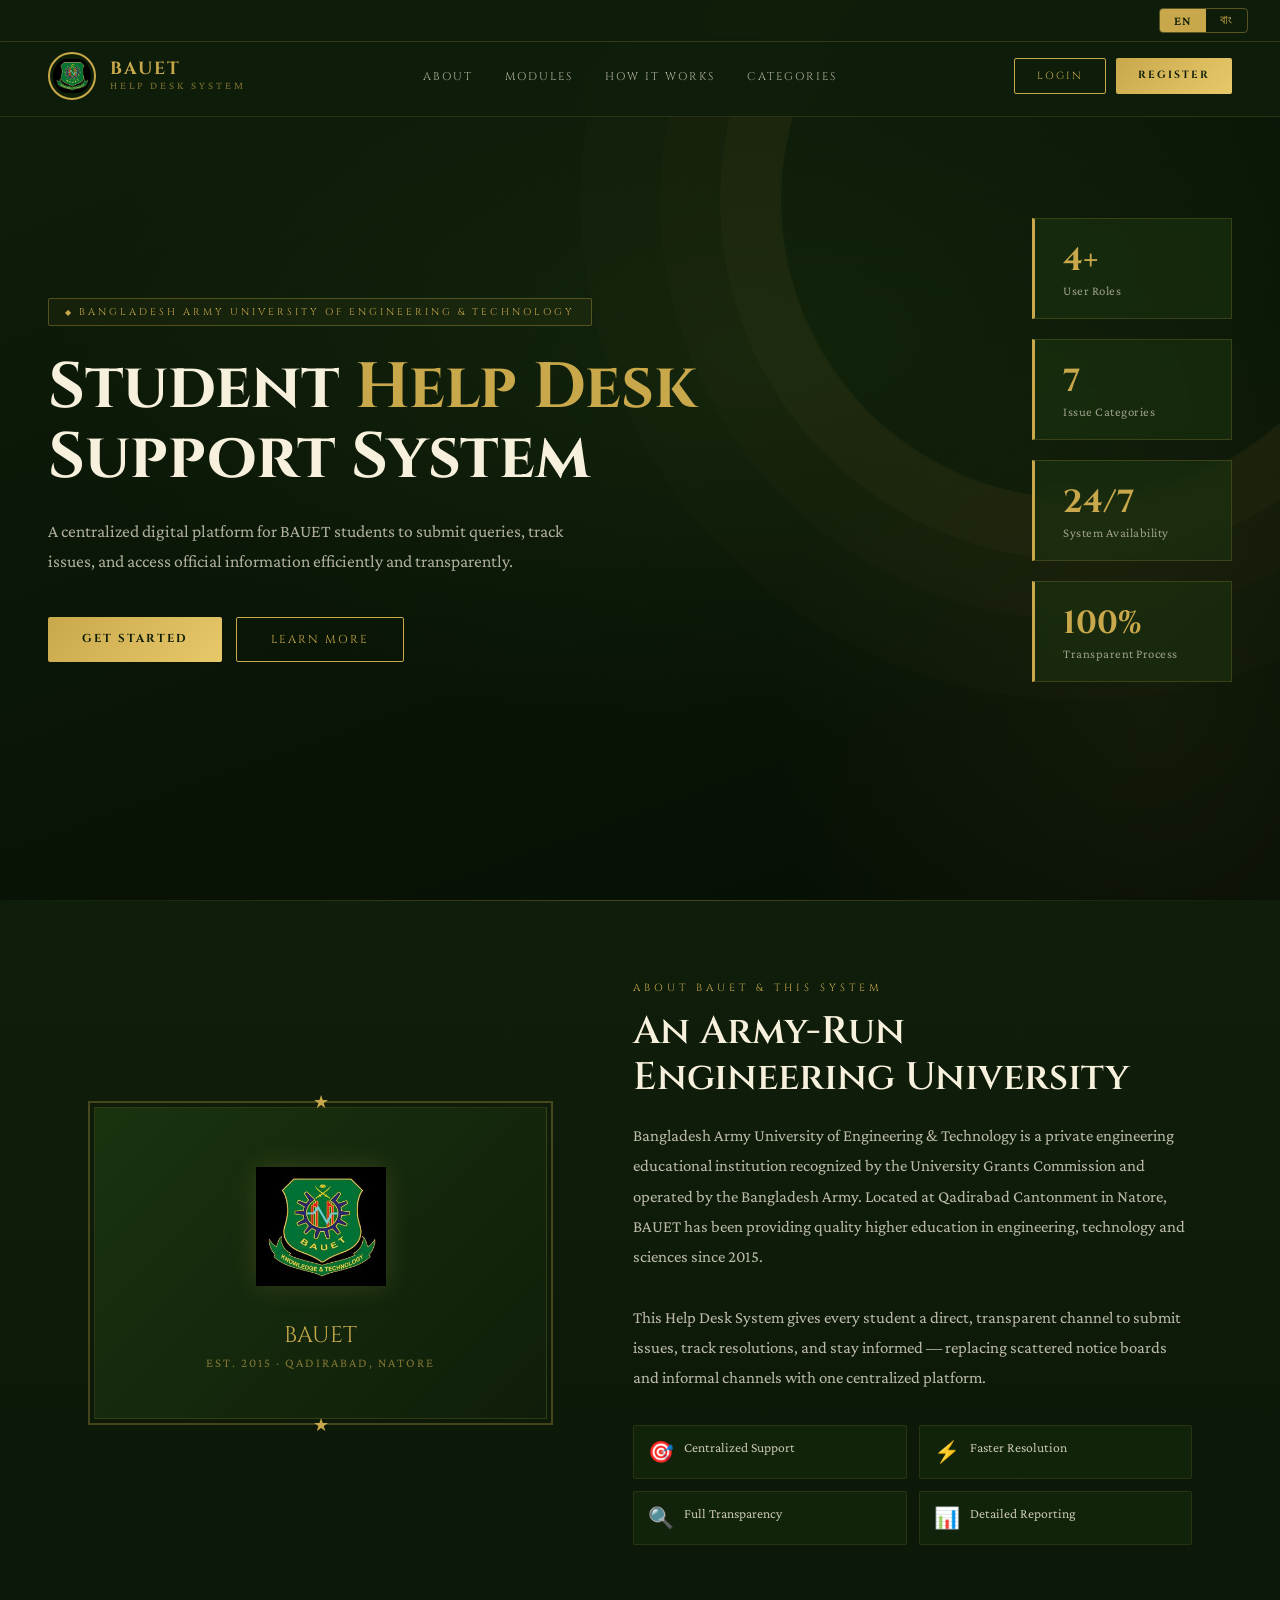
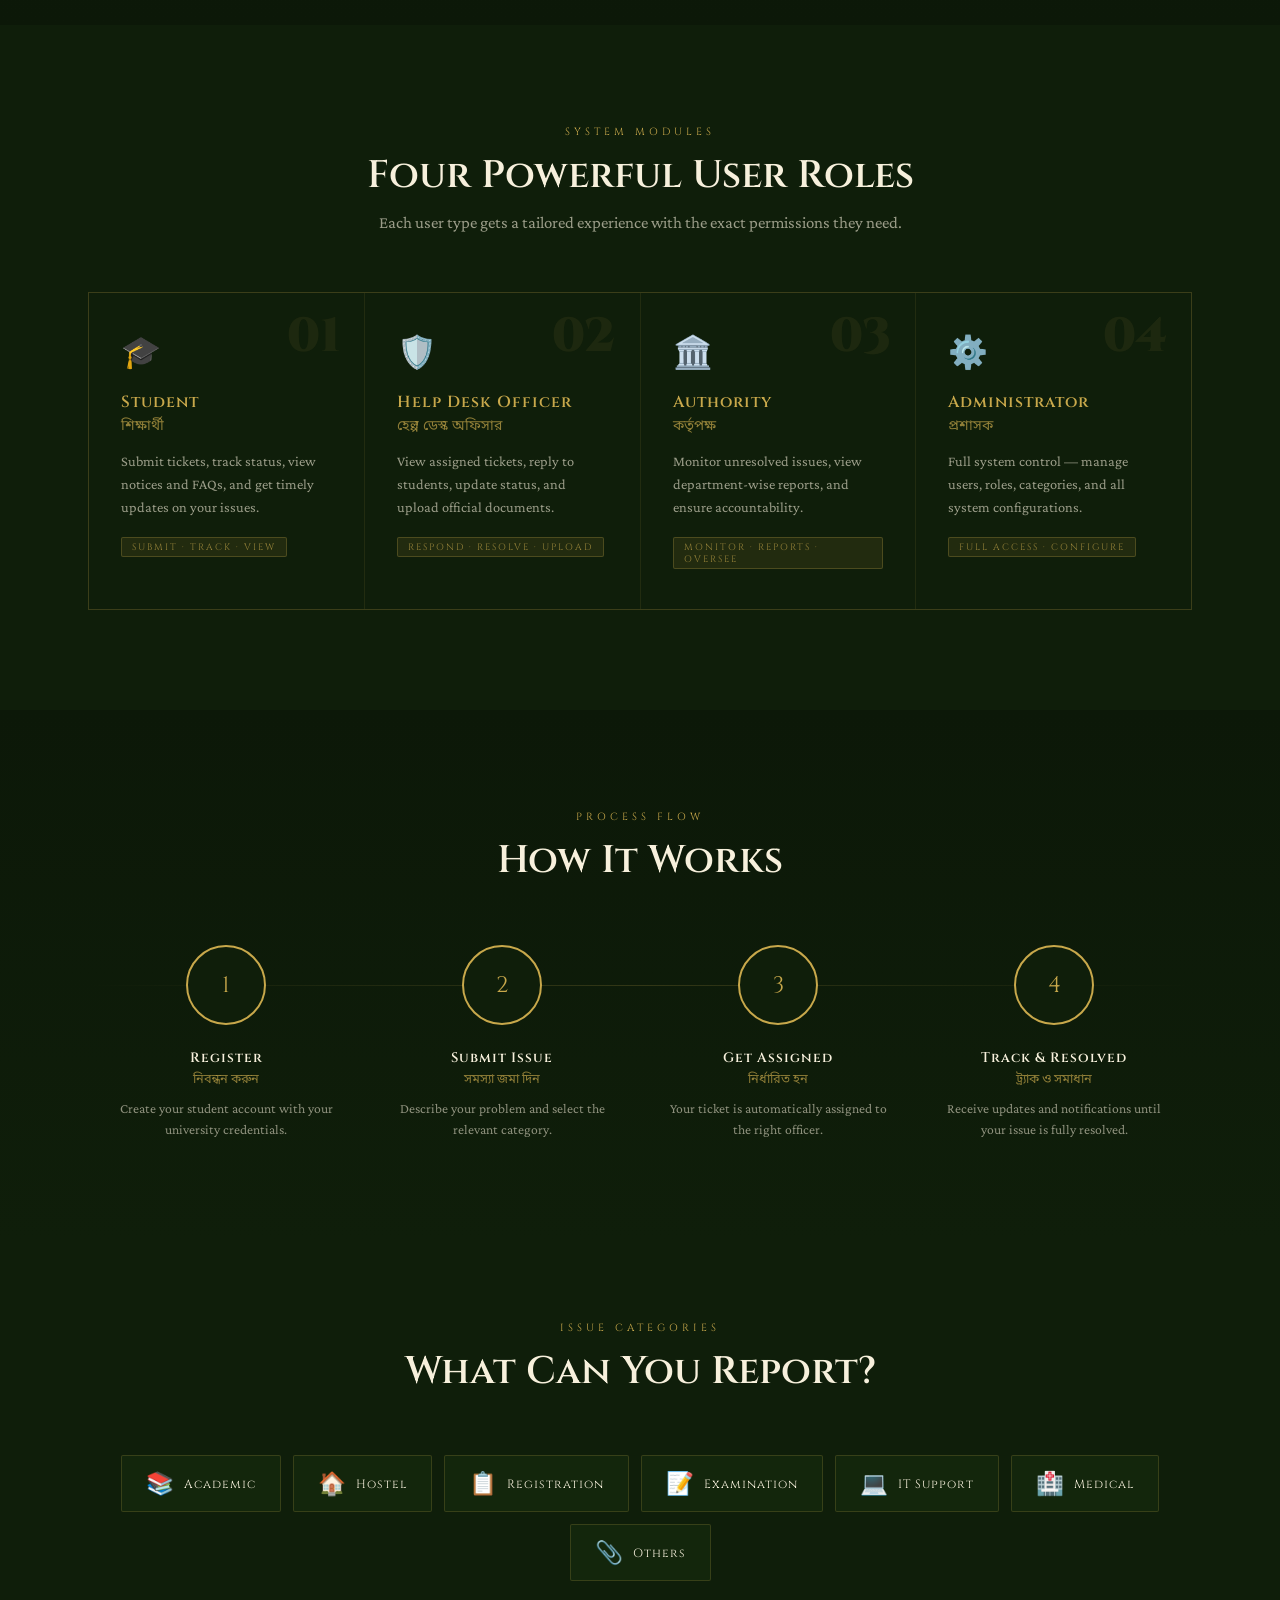
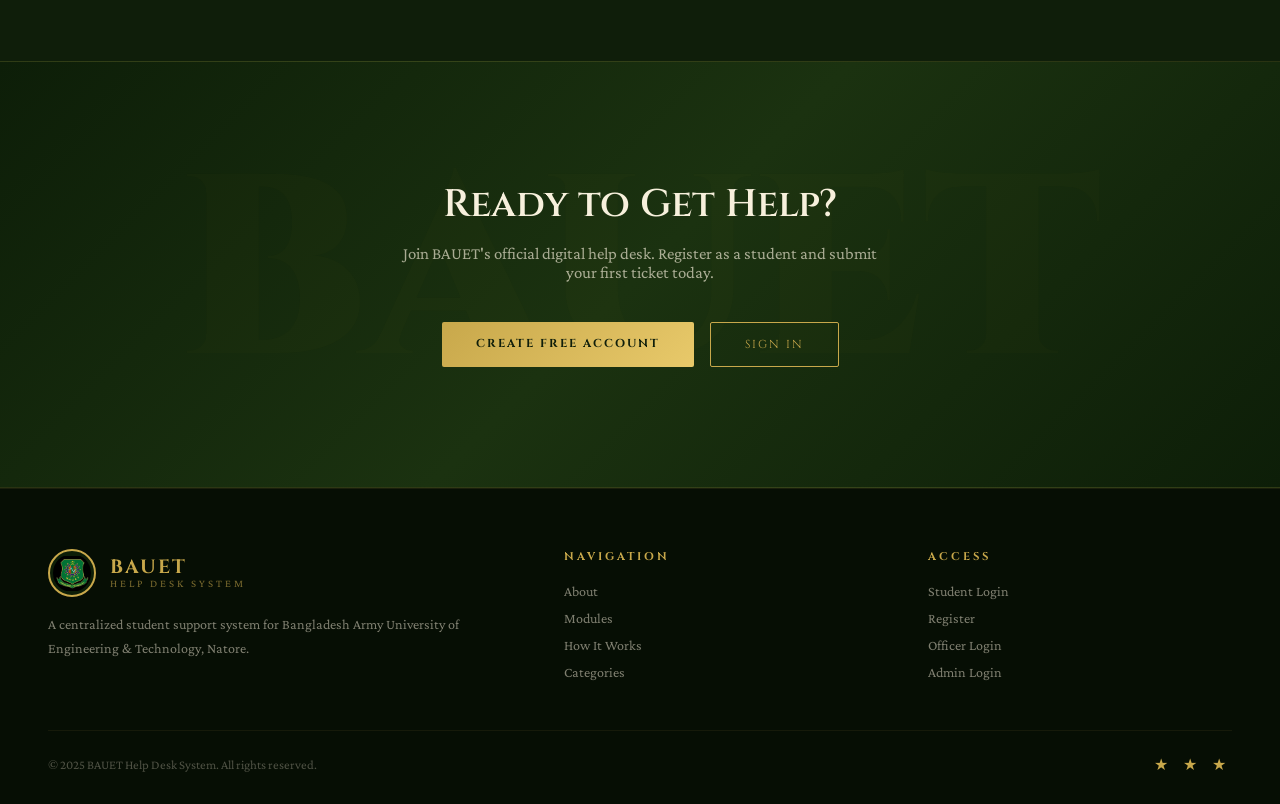
<file: index.html>
<!DOCTYPE html>
<html lang="en">
<head>
  <meta charset="UTF-8" />
  <meta name="viewport" content="width=device-width, initial-scale=1.0"/>
  <title>BAUET Help Desk | Bangladesh Army University</title>
  <link rel="icon" type="image/png" href="assets/images/bauet-logo.png"/>
  <link rel="preconnect" href="https://fonts.googleapis.com">
  <link href="https://fonts.googleapis.com/css2?family=Cinzel:wght@400;600;700;900&family=Crimson+Pro:ital,wght@0,300;0,400;0,600;1,300&family=Noto+Sans+Bengali:wght@300;400;600;700&display=swap" rel="stylesheet">
  <link rel="stylesheet" href="css/style.css"/>
</head>
<body class="lang-en">

  <div class="lang-bar">
    <div class="lang-toggle">
      <button class="lang-btn active" id="btn-en" onclick="setLang('en')">EN</button>
      <button class="lang-btn" id="btn-bn" onclick="setLang('bn')">বাং</button>
    </div>
  </div>

  <nav id="navbar">
    <div class="nav-logo">
      <div class="logo-emblem">
        <img src="assets/images/bauet-logo.png" alt="BAUET Logo"/>
      </div>
      <div class="logo-text">
        <div class="main">BAUET</div>
        <div class="sub en-inline">Help Desk System</div>
        <div class="sub bn-inline">হেল্প ডেস্ক সিস্টেম</div>
      </div>
    </div>
    <div class="nav-links">
      <a href="#about" class="en-inline">About</a>
      <a href="#about" class="bn-inline">পরিচিতি</a>
      <a href="#modules" class="en-inline">Modules</a>
      <a href="#modules" class="bn-inline">মডিউল</a>
      <a href="#how" class="en-inline">How It Works</a>
      <a href="#how" class="bn-inline">কিভাবে কাজ করে</a>
      <a href="#categories" class="en-inline">Categories</a>
      <a href="#categories" class="bn-inline">বিভাগসমূহ</a>
    </div>
    <div class="nav-cta">
      <a href="auth.html" class="btn btn-outline">
        <span class="en-inline">Login</span>
        <span class="bn-inline">লগইন</span>
      </a>
      <a href="auth.html?tab=register" class="btn btn-gold">
        <span class="en-inline">Register</span>
        <span class="bn-inline">নিবন্ধন</span>
      </a>
    </div>
  </nav>

  <section class="hero">
    <div class="hero-bg"></div>
    <div class="hero-content">
      <div class="hero-badge">
        <span class="en-inline">Bangladesh Army University of Engineering &amp; Technology</span>
        <span class="bn-inline">বাংলাদেশ আর্মি ইউনিভার্সিটি অব ইঞ্জিনিয়ারিং অ্যান্ড টেকনোলজি</span>
      </div>
      <h1>
        <span class="en-inline">Student <span class="highlight">Help Desk</span><br/>Support System</span>
        <span class="bn-inline">শিক্ষার্থী <span class="highlight">হেল্প ডেস্ক</span><br/>সহায়তা সিস্টেম</span>
      </h1>
      <p class="hero-desc">
        <span class="en-inline">A centralized digital platform for BAUET students to submit queries, track issues, and access official information efficiently and transparently.</span>
        <span class="bn-inline">বাউয়েট শিক্ষার্থীদের জন্য একটি কেন্দ্রীভূত ডিজিটাল প্ল্যাটফর্ম — সমস্যা জমা দিন, ট্র্যাক করুন এবং সরকারি তথ্য দ্রুততার সাথে পান।</span>
      </p>
      <div class="hero-actions">
        <a href="auth.html?tab=register" class="btn btn-gold btn-lg">
          <span class="en-inline">Get Started</span>
          <span class="bn-inline">শুরু করুন</span>
        </a>
        <a href="#about" class="btn btn-outline btn-lg">
          <span class="en-inline">Learn More</span>
          <span class="bn-inline">আরও জানুন</span>
        </a>
      </div>
    </div>
    <div class="hero-stats">
      <div class="stat-card">
        <div class="stat-num">4+</div>
        <div class="stat-label">
          <span class="en-inline">User Roles</span>
          <span class="bn-inline">ব্যবহারকারীর ভূমিকা</span>
        </div>
      </div>
      <div class="stat-card">
        <div class="stat-num">7</div>
        <div class="stat-label">
          <span class="en-inline">Issue Categories</span>
          <span class="bn-inline">সমস্যার বিভাগ</span>
        </div>
      </div>
      <div class="stat-card">
        <div class="stat-num">24/7</div>
        <div class="stat-label">
          <span class="en-inline">System Availability</span>
          <span class="bn-inline">সিস্টেম সহলভ্যতা</span>
        </div>
      </div>
      <div class="stat-card">
        <div class="stat-num">100%</div>
        <div class="stat-label">
          <span class="en-inline">Transparent Process</span>
          <span class="bn-inline">স্বচ্ছ প্রক্রিয়া</span>
        </div>
      </div>
    </div>
  </section>

  <div class="gold-divider"></div>

  <section class="about-strip" id="about">
    <div class="section-inner">
      <div class="about-grid">
        <div class="about-img-area reveal">
          <div class="military-frame">
            <div class="frame-inner">
              <div class="bauet-seal">
                <img src="assets/images/bauet-logo.png" alt="BAUET Official Crest"/>
              </div>
              <div class="frame-title">BAUET</div>
              <div class="frame-sub en-inline">Est. 2015 · Qadirabad, Natore</div>
              <div class="frame-sub bn-inline">প্রতিষ্ঠা ২০১৫ · কাদিরাবাদ, নাটোর</div>
            </div>
          </div>
        </div>
        <div class="about-text reveal">
          <span class="section-tag en-inline">About BAUET &amp; This System</span>
          <span class="section-tag bn-inline">বাউয়েট ও এই সিস্টেম সম্পর্কে</span>
          <h2>
            <span class="en-inline">An Army-Run<br/>Engineering University</span>
            <span class="bn-inline">একটি শীর্ষস্থানীয়<br/>সেনাপরিচালিত প্রকৌশল বিশ্ববিদ্যালয়</span>
          </h2>
          <div class="about-body">
            <span class="en-inline">Bangladesh Army University of Engineering &amp; Technology is a private engineering educational institution recognized by the University Grants Commission and operated by the Bangladesh Army. Located at Qadirabad Cantonment in Natore, BAUET has been providing quality higher education in engineering, technology and sciences since 2015.</span>
            <span class="bn-inline">বাংলাদেশ আর্মি ইউনিভার্সিটি অব ইঞ্জিনিয়ারিং অ্যান্ড টেকনোলজি (বাউয়েট) বাংলাদেশ বিশ্ববিদ্যালয় মঞ্জুরি কমিশন কর্তৃক স্বীকৃত এবং বাংলাদেশ সেনাবাহিনী পরিচালিত একটি বেসরকারি প্রকৌশল শিক্ষা প্রতিষ্ঠান। নাটোরের কাদিরাবাদ সেনানিবাসে অবস্থিত বাউয়েট ২০১৫ সাল থেকে মানসম্পন্ন উচ্চশিক্ষা প্রদান করে আসছে।</span>
            <br/><br/>
            <span class="en-inline">This Help Desk System gives every student a direct, transparent channel to submit issues, track resolutions, and stay informed — replacing scattered notice boards and informal channels with one centralized platform.</span>
            <span class="bn-inline">এই হেল্প ডেস্ক সিস্টেমটি প্রতিটি শিক্ষার্থীকে সমস্যা জমা দেওয়া, সমাধান ট্র্যাক করা এবং তথ্য পাওয়ার জন্য একটি সরাসরি ও স্বচ্ছ মাধ্যম দেওয়ার জন্য তৈরি করা হয়েছে।</span>
          </div>
          <div class="about-features">
            <div class="feat-item">
              <div class="feat-icon">🎯</div>
              <div class="feat-label">
                <span class="en-inline">Centralized Support</span>
                <span class="bn-inline">কেন্দ্রীভূত সহায়তা</span>
              </div>
            </div>
            <div class="feat-item">
              <div class="feat-icon">⚡</div>
              <div class="feat-label">
                <span class="en-inline">Faster Resolution</span>
                <span class="bn-inline">দ্রুত সমাধান</span>
              </div>
            </div>
            <div class="feat-item">
              <div class="feat-icon">🔍</div>
              <div class="feat-label">
                <span class="en-inline">Full Transparency</span>
                <span class="bn-inline">সম্পূর্ণ স্বচ্ছতা</span>
              </div>
            </div>
            <div class="feat-item">
              <div class="feat-icon">📊</div>
              <div class="feat-label">
                <span class="en-inline">Detailed Reporting</span>
                <span class="bn-inline">বিস্তারিত রিপোর্ট</span>
              </div>
            </div>
          </div>
        </div>
      </div>
    </div>
  </section>

  <section class="modules-section" id="modules">
    <div class="section-inner">
      <div class="section-header reveal">
        <span class="section-tag">
          <span class="en-inline">System Modules</span>
          <span class="bn-inline">সিস্টেম মডিউল</span>
        </span>
        <h2>
          <span class="en-inline">Four Powerful User Roles</span>
          <span class="bn-inline">চারটি শক্তিশালী ব্যবহারকারীর ভূমিকা</span>
        </h2>
        <p class="section-desc">
          <span class="en-inline">Each user type gets a tailored experience with the exact permissions they need.</span>
          <span class="bn-inline">প্রতিটি ব্যবহারকারীর ধরন তাদের প্রয়োজনীয় অনুমতি সহ একটি কাস্টমাইজড অভিজ্ঞতা পায়।</span>
        </p>
      </div>
      <div class="modules-grid reveal">
        <div class="module-card">
          <div class="module-num">01</div>
          <div class="module-icon">🎓</div>
          <div class="module-title">Student</div>
          <div class="module-title-bn">শিক্ষার্থী</div>
          <div class="module-desc">
            <span class="en-inline">Submit tickets, track status, view notices and FAQs, and get timely updates on your issues.</span>
            <span class="bn-inline">টিকেট জমা দিন, অবস্থা ট্র্যাক করুন, নোটিশ ও FAQ দেখুন এবং আপডেট পান।</span>
          </div>
          <div class="module-tag">Submit · Track · View</div>
        </div>
        <div class="module-card">
          <div class="module-num">02</div>
          <div class="module-icon">🛡️</div>
          <div class="module-title">Help Desk Officer</div>
          <div class="module-title-bn">হেল্প ডেস্ক অফিসার</div>
          <div class="module-desc">
            <span class="en-inline">View assigned tickets, reply to students, update status, and upload official documents.</span>
            <span class="bn-inline">নির্ধারিত টিকেট দেখুন, শিক্ষার্থীদের উত্তর দিন, অবস্থা আপডেট করুন এবং নথি আপলোড করুন।</span>
          </div>
          <div class="module-tag">Respond · Resolve · Upload</div>
        </div>
        <div class="module-card">
          <div class="module-num">03</div>
          <div class="module-icon">🏛️</div>
          <div class="module-title">Authority</div>
          <div class="module-title-bn">কর্তৃপক্ষ</div>
          <div class="module-desc">
            <span class="en-inline">Monitor unresolved issues, view department-wise reports, and ensure accountability.</span>
            <span class="bn-inline">অমীমাংসিত সমস্যা পর্যবেক্ষণ করুন, বিভাগভিত্তিক রিপোর্ট দেখুন এবং জবাবদিহিতা নিশ্চিত করুন।</span>
          </div>
          <div class="module-tag">Monitor · Reports · Oversee</div>
        </div>
        <div class="module-card">
          <div class="module-num">04</div>
          <div class="module-icon">⚙️</div>
          <div class="module-title">Administrator</div>
          <div class="module-title-bn">প্রশাসক</div>
          <div class="module-desc">
            <span class="en-inline">Full system control — manage users, roles, categories, and all system configurations.</span>
            <span class="bn-inline">সম্পূর্ণ সিস্টেম নিয়ন্ত্রণ — ব্যবহারকারী, ভূমিকা, বিভাগ এবং সমস্ত কনফিগারেশন পরিচালনা করুন।</span>
          </div>
          <div class="module-tag">Full Access · Configure</div>
        </div>
      </div>
    </div>
  </section>

  <section class="how-section" id="how">
    <div class="section-inner">
      <div class="section-header reveal">
        <span class="section-tag">
          <span class="en-inline">Process Flow</span>
          <span class="bn-inline">প্রক্রিয়ার ধারা</span>
        </span>
        <h2>
          <span class="en-inline">How It Works</span>
          <span class="bn-inline">কিভাবে কাজ করে</span>
        </h2>
      </div>
      <div class="steps-container reveal">
        <div class="step">
          <div class="step-circle">1</div>
          <div class="step-title">Register</div>
          <div class="step-title-bn">নিবন্ধন করুন</div>
          <div class="step-desc">
            <span class="en-inline">Create your student account with your university credentials.</span>
            <span class="bn-inline">আপনার বিশ্ববিদ্যালয়ের তথ্য দিয়ে অ্যাকাউন্ট তৈরি করুন।</span>
          </div>
        </div>
        <div class="step">
          <div class="step-circle">2</div>
          <div class="step-title">Submit Issue</div>
          <div class="step-title-bn">সমস্যা জমা দিন</div>
          <div class="step-desc">
            <span class="en-inline">Describe your problem and select the relevant category.</span>
            <span class="bn-inline">আপনার সমস্যা বর্ণনা করুন এবং সংশ্লিষ্ট বিভাগ নির্বাচন করুন।</span>
          </div>
        </div>
        <div class="step">
          <div class="step-circle">3</div>
          <div class="step-title">Get Assigned</div>
          <div class="step-title-bn">নির্ধারিত হন</div>
          <div class="step-desc">
            <span class="en-inline">Your ticket is automatically assigned to the right officer.</span>
            <span class="bn-inline">আপনার টিকেট স্বয়ংক্রিয়ভাবে সঠিক অফিসারের কাছে পাঠানো হয়।</span>
          </div>
        </div>
        <div class="step">
          <div class="step-circle">4</div>
          <div class="step-title">Track &amp; Resolved</div>
          <div class="step-title-bn">ট্র্যাক ও সমাধান</div>
          <div class="step-desc">
            <span class="en-inline">Receive updates and notifications until your issue is fully resolved.</span>
            <span class="bn-inline">সমস্যা সম্পূর্ণ সমাধান না হওয়া পর্যন্ত আপডেট ও বিজ্ঞপ্তি পান।</span>
          </div>
        </div>
      </div>
    </div>
  </section>

  <section class="categories-section" id="categories">
    <div class="section-inner">
      <div class="section-header reveal">
        <span class="section-tag">
          <span class="en-inline">Issue Categories</span>
          <span class="bn-inline">সমস্যার বিভাগ</span>
        </span>
        <h2>
          <span class="en-inline">What Can You Report?</span>
          <span class="bn-inline">কী রিপোর্ট করতে পারবেন?</span>
        </h2>
      </div>
      <div class="cat-grid reveal">
        <div class="cat-chip">
          <span class="cat-chip-icon">📚</span>
          <div class="cat-chip-text">
            <span class="en-inline">Academic</span>
            <span class="bn-inline">একাডেমিক</span>
          </div>
        </div>
        <div class="cat-chip">
          <span class="cat-chip-icon">🏠</span>
          <div class="cat-chip-text">
            <span class="en-inline">Hostel</span>
            <span class="bn-inline">হোস্টেল</span>
          </div>
        </div>
        <div class="cat-chip">
          <span class="cat-chip-icon">📋</span>
          <div class="cat-chip-text">
            <span class="en-inline">Registration</span>
            <span class="bn-inline">নিবন্ধন</span>
          </div>
        </div>
        <div class="cat-chip">
          <span class="cat-chip-icon">📝</span>
          <div class="cat-chip-text">
            <span class="en-inline">Examination</span>
            <span class="bn-inline">পরীক্ষা</span>
          </div>
        </div>
        <div class="cat-chip">
          <span class="cat-chip-icon">💻</span>
          <div class="cat-chip-text">
            <span class="en-inline">IT Support</span>
            <span class="bn-inline">আইটি সহায়তা</span>
          </div>
        </div>
        <div class="cat-chip">
          <span class="cat-chip-icon">🏥</span>
          <div class="cat-chip-text">
            <span class="en-inline">Medical</span>
            <span class="bn-inline">চিকিৎসা</span>
          </div>
        </div>
        <div class="cat-chip">
          <span class="cat-chip-icon">📎</span>
          <div class="cat-chip-text">
            <span class="en-inline">Others</span>
            <span class="bn-inline">অন্যান্য</span>
          </div>
        </div>
      </div>
    </div>
  </section>

  <section class="cta-section">
    <div class="section-inner">
      <h2>
        <span class="en-inline">Ready to Get Help?</span>
        <span class="bn-inline">সহায়তা নিতে প্রস্তুত?</span>
      </h2>
      <p>
        <span class="en-inline">Join BAUET's official digital help desk. Register as a student and submit your first ticket today.</span>
        <span class="bn-inline">বাউয়েটের অফিসিয়াল ডিজিটাল হেল্প ডেস্কে যোগ দিন। শিক্ষার্থী হিসেবে নিবন্ধন করুন এবং আজই আপনার প্রথম টিকেট জমা দিন।</span>
      </p>
      <div class="cta-buttons">
        <a href="auth.html?tab=register" class="btn btn-gold btn-lg">
          <span class="en-inline">Create Free Account</span>
          <span class="bn-inline">বিনামূল্যে অ্যাকাউন্ট তৈরি করুন</span>
        </a>
        <a href="auth.html" class="btn btn-outline btn-lg">
          <span class="en-inline">Sign In</span>
          <span class="bn-inline">সাইন ইন করুন</span>
        </a>
      </div>
    </div>
  </section>

  <footer>
    <div class="footer-grid">
      <div class="footer-brand">
        <div class="nav-logo">
          <div class="logo-emblem">
            <img src="assets/images/bauet-logo.png" alt="BAUET Logo"/>
          </div>
          <div class="logo-text">
            <div class="main">BAUET</div>
            <div class="sub en-inline">Help Desk System</div>
            <div class="sub bn-inline">হেল্প ডেস্ক সিস্টেম</div>
          </div>
        </div>
        <p class="footer-about">
          <span class="en-inline">A centralized student support system for Bangladesh Army University of Engineering &amp; Technology, Natore.</span>
          <span class="bn-inline">বাংলাদেশ আর্মি ইউনিভার্সিটি অব ইঞ্জিনিয়ারিং অ্যান্ড টেকনোলজি, নাটোরের শিক্ষার্থীদের জন্য কেন্দ্রীভূত সহায়তা সিস্টেম।</span>
        </p>
      </div>
      <div class="footer-col">
        <h4>
          <span class="en-inline">Navigation</span>
          <span class="bn-inline">নেভিগেশন</span>
        </h4>
        <ul class="footer-links">
          <li><a href="#about"><span class="en-inline">About</span><span class="bn-inline">পরিচিতি</span></a></li>
          <li><a href="#modules"><span class="en-inline">Modules</span><span class="bn-inline">মডিউল</span></a></li>
          <li><a href="#how"><span class="en-inline">How It Works</span><span class="bn-inline">কিভাবে কাজ করে</span></a></li>
          <li><a href="#categories"><span class="en-inline">Categories</span><span class="bn-inline">বিভাগসমূহ</span></a></li>
        </ul>
      </div>
      <div class="footer-col">
        <h4>
          <span class="en-inline">Access</span>
          <span class="bn-inline">প্রবেশ</span>
        </h4>
        <ul class="footer-links">
          <li><a href="auth.html"><span class="en-inline">Student Login</span><span class="bn-inline">শিক্ষার্থী লগইন</span></a></li>
          <li><a href="auth.html?tab=register"><span class="en-inline">Register</span><span class="bn-inline">নিবন্ধন</span></a></li>
          <li><a href="auth.html?role=officer"><span class="en-inline">Officer Login</span><span class="bn-inline">অফিসার লগইন</span></a></li>
          <li><a href="auth.html?role=admin"><span class="en-inline">Admin Login</span><span class="bn-inline">অ্যাডমিন লগইন</span></a></li>
        </ul>
      </div>
    </div>
    <div class="footer-bottom">
      <div class="footer-copy">
        <span class="en-inline">&copy; 2025 BAUET Help Desk System. All rights reserved.</span>
        <span class="bn-inline">&copy; ২০২৫ বাউয়েট হেল্প ডেস্ক সিস্টেম। সর্বস্বত্ব সংরক্ষিত।</span>
      </div>
      <div class="footer-gold-star">★ ★ ★</div>
    </div>
  </footer>

  <script src="js/main.js"></script>
</body>
</html>
</file>
<file: css/style.css>
:root {
  --green-deep:  #0F1E0A;
  --green-dark:  #1a330f;
  --green-mid:   #2A4D1A;
  --green-light: #3D6B28;
  --gold:        #C8A84B;
  --gold-light:  #E8C96A;
  --gold-pale:   #F5E6A3;
  --cream:       #F7F0DC;
  --cream-dark:  #EDE3C4;
  --white:       #FEFCF5;
  --text-dark:   #0D1A08;
  --text-muted:  #5A7245;
}

*, *::before, *::after {
  margin: 0;
  padding: 0;
  box-sizing: border-box;
}

html { scroll-behavior: smooth; }

body {
  font-family: 'Crimson Pro', 'Noto Sans Bengali', serif;
  background: var(--green-deep);
  color: var(--cream);
  overflow-x: hidden;
}

body::before {
  content: '';
  position: fixed;
  inset: 0;
  background-image: url("data:image/svg+xml,%3Csvg viewBox='0 0 256 256' xmlns='http://www.w3.org/2000/svg'%3E%3Cfilter id='noise'%3E%3CfeTurbulence type='fractalNoise' baseFrequency='0.9' numOctaves='4' stitchTiles='stitch'/%3E%3C/filter%3E%3Crect width='100%25' height='100%25' filter='url(%23noise)' opacity='0.04'/%3E%3C/svg%3E");
  pointer-events: none;
  z-index: 0;
  opacity: 0.4;
}

.lang-bar {
  position: fixed;
  top: 0; right: 0; left: 0;
  z-index: 1000;
  display: flex;
  justify-content: flex-end;
  align-items: center;
  padding: 8px 32px;
  background: rgba(15, 30, 10, 0.95);
  border-bottom: 1px solid rgba(200, 168, 75, 0.2);
  backdrop-filter: blur(10px);
}

.lang-toggle {
  display: flex;
  border: 1px solid rgba(200, 168, 75, 0.4);
  border-radius: 4px;
  overflow: hidden;
}

.lang-btn {
  padding: 4px 14px;
  background: transparent;
  border: none;
  color: var(--gold);
  font-family: 'Crimson Pro', serif;
  font-size: 0.8rem;
  letter-spacing: 1px;
  cursor: pointer;
  transition: all 0.2s;
}

.lang-btn.active {
  background: var(--gold);
  color: var(--green-deep);
  font-weight: 600;
}

.lang-btn:hover:not(.active) { background: rgba(200, 168, 75, 0.1); }

nav {
  position: fixed;
  top: 36px; left: 0; right: 0;
  z-index: 999;
  display: flex;
  align-items: center;
  justify-content: space-between;
  padding: 16px 48px;
  background: rgba(15, 30, 10, 0.9);
  border-bottom: 1px solid rgba(200, 168, 75, 0.15);
  backdrop-filter: blur(12px);
  transition: all 0.3s;
}

nav.scrolled {
  padding: 10px 48px;
  background: rgba(11, 22, 7, 0.98);
  box-shadow: 0 4px 30px rgba(0, 0, 0, 0.5);
}

.nav-logo {
  display: flex;
  align-items: center;
  gap: 14px;
}

.logo-emblem {
  width: 48px; height: 48px;
  border: 2px solid var(--gold);
  border-radius: 50%;
  display: flex;
  align-items: center;
  justify-content: center;
  background: #0D1E08;
  overflow: hidden;
  padding: 3px;
  flex-shrink: 0;
}

.logo-emblem img {
  width: 100%; height: 100%;
  object-fit: contain;
  border-radius: 50%;
}

.logo-text { line-height: 1.1; }

.logo-text .main {
  font-family: 'Cinzel', serif;
  font-size: 1.1rem;
  font-weight: 700;
  color: var(--gold);
  letter-spacing: 2px;
}

.logo-text .sub {
  font-size: 0.68rem;
  color: rgba(200, 168, 75, 0.6);
  letter-spacing: 3px;
  text-transform: uppercase;
}

.nav-links {
  display: flex;
  align-items: center;
  gap: 32px;
}

.nav-links a {
  font-family: 'Cinzel', serif;
  font-size: 0.7rem;
  letter-spacing: 2px;
  color: rgba(247, 240, 220, 0.7);
  text-decoration: none;
  text-transform: uppercase;
  transition: color 0.2s;
}

.nav-links a:hover { color: var(--gold); }

.nav-cta { display: flex; gap: 10px; }

.btn {
  font-family: 'Cinzel', serif;
  font-size: 0.65rem;
  letter-spacing: 2px;
  text-transform: uppercase;
  padding: 10px 22px;
  border-radius: 2px;
  cursor: pointer;
  text-decoration: none;
  transition: all 0.25s;
  display: inline-block;
}

.btn-outline {
  border: 1px solid var(--gold);
  color: var(--gold);
  background: transparent;
}

.btn-outline:hover { background: rgba(200, 168, 75, 0.12); }

.btn-gold {
  background: linear-gradient(135deg, var(--gold), var(--gold-light));
  color: var(--green-deep);
  border: none;
  font-weight: 700;
}

.btn-gold:hover {
  background: linear-gradient(135deg, var(--gold-light), var(--gold));
  box-shadow: 0 0 20px rgba(200, 168, 75, 0.35);
}

.btn-lg { padding: 14px 34px; font-size: 0.72rem; }

.hero {
  min-height: 100vh;
  display: flex;
  align-items: center;
  position: relative;
  padding: 140px 48px 80px;
  overflow: hidden;
}

.hero-bg {
  position: absolute;
  inset: 0;
  background:
    radial-gradient(ellipse 80% 60% at 60% 40%, rgba(61, 107, 40, 0.15) 0%, transparent 70%),
    radial-gradient(ellipse 50% 80% at 90% 80%, rgba(200, 168, 75, 0.06) 0%, transparent 60%),
    linear-gradient(160deg, var(--green-deep) 0%, #0A1606 50%, #060E04 100%);
  z-index: 0;
}

.hero-bg::after {
  content: '';
  position: absolute;
  top: -100px; right: -100px;
  width: 600px; height: 600px;
  border: 1px solid rgba(200, 168, 75, 0.08);
  border-radius: 50%;
  box-shadow:
    0 0 0 60px rgba(200, 168, 75, 0.03),
    0 0 0 120px rgba(200, 168, 75, 0.02),
    0 0 0 200px rgba(200, 168, 75, 0.01);
}

.hero-content {
  position: relative;
  z-index: 2;
  max-width: 700px;
  animation: fadeInUp 0.8s ease both;
}

.hero-badge {
  display: inline-flex;
  align-items: center;
  gap: 8px;
  border: 1px solid rgba(200, 168, 75, 0.35);
  padding: 6px 16px;
  border-radius: 2px;
  margin-bottom: 28px;
  background: rgba(200, 168, 75, 0.05);
  animation: fadeInUp 0.7s ease 0.1s both;
}

.hero-badge span {
  font-family: 'Cinzel', serif;
  font-size: 0.62rem;
  letter-spacing: 3px;
  color: var(--gold);
  text-transform: uppercase;
}

.hero-badge::before { content: '◆'; font-size: 8px; color: var(--gold); }

h1 {
  font-family: 'Cinzel', serif;
  font-size: clamp(2.8rem, 5vw, 4.2rem);
  font-weight: 700;
  line-height: 1.08;
  color: var(--cream);
  margin-bottom: 8px;
}

h1 .highlight { color: var(--gold); }

.hero-desc {
  font-size: 1.1rem;
  color: rgba(247, 240, 220, 0.7);
  line-height: 1.7;
  margin: 24px 0 40px;
  max-width: 540px;
}

.hero-actions { display: flex; gap: 14px; flex-wrap: wrap; }

.hero-stats {
  position: absolute;
  right: 48px; top: 50%;
  transform: translateY(-50%);
  display: flex;
  flex-direction: column;
  gap: 20px;
  z-index: 2;
}

.stat-card {
  background: rgba(27, 50, 16, 0.6);
  border: 1px solid rgba(200, 168, 75, 0.2);
  border-left: 3px solid var(--gold);
  padding: 20px 28px;
  min-width: 200px;
  backdrop-filter: blur(8px);
  animation: fadeInRight 0.6s ease both;
}

.stat-card:nth-child(2) { animation-delay: 0.1s; }
.stat-card:nth-child(3) { animation-delay: 0.2s; }
.stat-card:nth-child(4) { animation-delay: 0.3s; }

.stat-num {
  font-family: 'Cinzel', serif;
  font-size: 2rem;
  font-weight: 700;
  color: var(--gold);
}

.stat-label {
  font-size: 0.8rem;
  color: rgba(247, 240, 220, 0.6);
  margin-top: 2px;
  letter-spacing: 0.5px;
}

.gold-divider {
  width: 100%;
  height: 1px;
  background: linear-gradient(90deg, transparent, var(--gold), transparent);
  opacity: 0.3;
}

section { position: relative; z-index: 1; }

.section-inner {
  max-width: 1200px;
  margin: 0 auto;
  padding: 0 48px;
}

.section-header { text-align: center; margin-bottom: 60px; }

.section-tag {
  font-family: 'Cinzel', serif;
  font-size: 0.65rem;
  letter-spacing: 4px;
  color: var(--gold);
  text-transform: uppercase;
  display: block;
  margin-bottom: 14px;
}

h2 {
  font-family: 'Cinzel', serif;
  font-size: clamp(1.8rem, 3vw, 2.6rem);
  font-weight: 600;
  color: var(--cream);
  line-height: 1.2;
}

.section-desc {
  margin-top: 14px;
  color: rgba(247, 240, 220, 0.6);
  font-size: 1.05rem;
  max-width: 560px;
  margin-left: auto;
  margin-right: auto;
}

.about-strip {
  padding: 80px 0;
  background: linear-gradient(180deg, var(--green-deep) 0%, #0C1808 100%);
}

.about-grid {
  display: grid;
  grid-template-columns: 1fr 1.2fr;
  gap: 80px;
  align-items: center;
}

.about-img-area { position: relative; }

.military-frame {
  border: 2px solid rgba(200, 168, 75, 0.3);
  padding: 4px;
  position: relative;
}

.military-frame::before, .military-frame::after {
  content: '★';
  position: absolute;
  color: var(--gold);
  font-size: 18px;
}

.military-frame::before { top: -12px; left: 50%; transform: translateX(-50%); }
.military-frame::after { bottom: -12px; left: 50%; transform: translateX(-50%); }

.frame-inner {
  background: linear-gradient(135deg, var(--green-dark), var(--green-deep));
  border: 1px solid rgba(200, 168, 75, 0.15);
  padding: 48px;
  text-align: center;
}

.bauet-seal {
  width: 140px; height: 140px;
  margin: 0 auto 24px;
  display: flex;
  align-items: center;
  justify-content: center;
  filter: drop-shadow(0 0 12px rgba(200, 168, 75, 0.18));
}

.bauet-seal img {
  width: 130px; height: 130px;
  object-fit: contain;
}

.frame-title {
  font-family: 'Cinzel', serif;
  font-size: 1.4rem;
  color: var(--gold);
  margin-bottom: 6px;
}

.frame-sub {
  font-size: 0.8rem;
  color: rgba(200, 168, 75, 0.6);
  letter-spacing: 2px;
  text-transform: uppercase;
}

.about-text h2 { text-align: left; }
.about-text .section-tag { text-align: left; }

.about-body {
  margin-top: 20px;
  color: rgba(247, 240, 220, 0.75);
  line-height: 1.8;
  font-size: 1.05rem;
}

.about-features {
  margin-top: 32px;
  display: grid;
  grid-template-columns: 1fr 1fr;
  gap: 12px;
}

.feat-item {
  display: flex;
  align-items: flex-start;
  gap: 10px;
  padding: 14px;
  background: rgba(27, 50, 16, 0.4);
  border: 1px solid rgba(200, 168, 75, 0.12);
  border-radius: 2px;
}

.feat-icon { font-size: 1.3rem; flex-shrink: 0; }
.feat-label { font-size: 0.85rem; color: rgba(247, 240, 220, 0.8); }

.modules-section { padding: 100px 0; background: var(--green-deep); }

.modules-grid {
  display: grid;
  grid-template-columns: repeat(auto-fit, minmax(260px, 1fr));
  gap: 1px;
  background: rgba(200, 168, 75, 0.1);
  border: 1px solid rgba(200, 168, 75, 0.15);
}

.module-card {
  background: var(--green-deep);
  padding: 40px 32px;
  position: relative;
  overflow: hidden;
  transition: all 0.3s;
  cursor: default;
}

.module-card:hover { background: rgba(27, 50, 16, 0.9); }

.module-card::before {
  content: '';
  position: absolute; left: 0; top: 0; bottom: 0;
  width: 3px;
  background: var(--gold);
  transform: scaleY(0);
  transition: transform 0.3s;
  transform-origin: bottom;
}

.module-card:hover::before { transform: scaleY(1); }

.module-num {
  font-family: 'Cinzel', serif;
  font-size: 3rem; font-weight: 900;
  color: rgba(200, 168, 75, 0.08);
  position: absolute; top: 20px; right: 24px;
  line-height: 1;
}

.module-icon { font-size: 2rem; margin-bottom: 20px; }

.module-title {
  font-family: 'Cinzel', serif;
  font-size: 1rem; font-weight: 600;
  color: var(--gold);
  margin-bottom: 4px;
  letter-spacing: 1px;
}

.module-title-bn {
  font-family: 'Noto Sans Bengali', sans-serif;
  font-size: 0.88rem;
  color: rgba(200, 168, 75, 0.7);
  margin-bottom: 14px;
}

.module-desc {
  font-size: 0.9rem;
  color: rgba(247, 240, 220, 0.6);
  line-height: 1.6;
}

.module-tag {
  display: inline-block;
  margin-top: 18px;
  padding: 3px 10px;
  background: rgba(200, 168, 75, 0.1);
  border: 1px solid rgba(200, 168, 75, 0.25);
  border-radius: 2px;
  font-family: 'Cinzel', serif;
  font-size: 0.58rem; letter-spacing: 2px;
  color: rgba(200, 168, 75, 0.7);
  text-transform: uppercase;
}

.how-section {
  padding: 100px 0;
  background: linear-gradient(180deg, #0C1808 0%, var(--green-deep) 100%);
}

.steps-container { display: flex; gap: 0; position: relative; }

.steps-container::before {
  content: '';
  position: absolute;
  top: 40px; left: 0; right: 0;
  height: 1px;
  background: linear-gradient(90deg, transparent, var(--gold), transparent);
  opacity: 0.2;
}

.step {
  flex: 1;
  padding: 0 24px;
  text-align: center;
  position: relative;
  animation: fadeInUp 0.5s ease both;
}

.step:nth-child(2) { animation-delay: 0.1s; }
.step:nth-child(3) { animation-delay: 0.2s; }
.step:nth-child(4) { animation-delay: 0.3s; }

.step-circle {
  width: 80px; height: 80px;
  border: 2px solid var(--gold);
  border-radius: 50%;
  display: flex; align-items: center; justify-content: center;
  margin: 0 auto 24px;
  background: var(--green-deep);
  font-family: 'Cinzel', serif;
  font-size: 1.4rem;
  color: var(--gold);
  position: relative;
  z-index: 1;
  transition: all 0.3s;
}

.step:hover .step-circle {
  background: rgba(200, 168, 75, 0.15);
  box-shadow: 0 0 30px rgba(200, 168, 75, 0.2);
}

.step-title {
  font-family: 'Cinzel', serif;
  font-size: 0.85rem; font-weight: 600;
  color: var(--cream);
  margin-bottom: 4px;
  letter-spacing: 1px;
}

.step-title-bn {
  font-family: 'Noto Sans Bengali', sans-serif;
  font-size: 0.8rem;
  color: rgba(200, 168, 75, 0.7);
  margin-bottom: 10px;
}

.step-desc {
  font-size: 0.85rem;
  color: rgba(247, 240, 220, 0.55);
  line-height: 1.6;
}

.categories-section { padding: 80px 0; }

.cat-grid {
  display: flex;
  gap: 12px;
  flex-wrap: wrap;
  justify-content: center;
}

.cat-chip {
  display: flex; align-items: center; gap: 10px;
  padding: 14px 24px;
  border: 1px solid rgba(200, 168, 75, 0.2);
  background: rgba(27, 50, 16, 0.4);
  border-radius: 2px;
  cursor: default;
  transition: all 0.25s;
}

.cat-chip:hover {
  border-color: var(--gold);
  background: rgba(200, 168, 75, 0.08);
  transform: translateY(-2px);
}

.cat-chip-icon { font-size: 1.4rem; }

.cat-chip-text {
  font-family: 'Cinzel', serif;
  font-size: 0.75rem;
  letter-spacing: 1px;
  color: var(--cream);
}

.cta-section {
  padding: 120px 0;
  background: linear-gradient(135deg, #0D1E08 0%, #1B3210 50%, #0D1E08 100%);
  border-top: 1px solid rgba(200, 168, 75, 0.15);
  border-bottom: 1px solid rgba(200, 168, 75, 0.15);
  text-align: center;
  overflow: hidden;
  position: relative;
}

.cta-section::before {
  content: 'BAUET';
  position: absolute;
  font-family: 'Cinzel', serif;
  font-size: 20vw; font-weight: 900;
  color: rgba(200, 168, 75, 0.02);
  top: 50%; left: 50%;
  transform: translate(-50%, -50%);
  white-space: nowrap;
  pointer-events: none;
}

.cta-section h2 { position: relative; z-index: 1; }

.cta-section p {
  position: relative; z-index: 1;
  margin: 16px auto 40px;
  color: rgba(247, 240, 220, 0.65);
  max-width: 480px;
  font-size: 1.05rem;
}

.cta-buttons {
  position: relative; z-index: 1;
  display: flex; gap: 16px;
  justify-content: center;
  flex-wrap: wrap;
}

footer {
  background: #060E04;
  padding: 60px 48px 30px;
  border-top: 1px solid rgba(200, 168, 75, 0.1);
}

.footer-grid {
  max-width: 1200px;
  margin: 0 auto;
  display: grid;
  grid-template-columns: 1.5fr 1fr 1fr;
  gap: 60px;
  margin-bottom: 50px;
}

.footer-brand .logo-text .main { font-size: 1.2rem; }

.footer-about {
  margin-top: 16px;
  font-size: 0.88rem;
  color: rgba(247, 240, 220, 0.5);
  line-height: 1.7;
}

.footer-col h4 {
  font-family: 'Cinzel', serif;
  font-size: 0.7rem;
  letter-spacing: 3px;
  color: var(--gold);
  text-transform: uppercase;
  margin-bottom: 18px;
}

.footer-links {
  list-style: none;
  display: flex;
  flex-direction: column;
  gap: 10px;
}

.footer-links a {
  color: rgba(247, 240, 220, 0.5);
  text-decoration: none;
  font-size: 0.88rem;
  transition: color 0.2s;
}

.footer-links a:hover { color: var(--gold); }

.footer-bottom {
  max-width: 1200px;
  margin: 0 auto;
  padding-top: 24px;
  border-top: 1px solid rgba(200, 168, 75, 0.08);
  display: flex;
  justify-content: space-between;
  align-items: center;
}

.footer-copy {
  font-size: 0.8rem;
  color: rgba(247, 240, 220, 0.3);
}

.footer-gold-star {
  color: var(--gold);
  font-size: 1rem;
  letter-spacing: 6px;
}

@keyframes fadeInUp {
  from { opacity: 0; transform: translateY(30px); }
  to   { opacity: 1; transform: translateY(0); }
}

@keyframes fadeInRight {
  from { opacity: 0; transform: translateX(30px); }
  to   { opacity: 1; transform: translateX(0); }
}

.reveal {
  opacity: 0;
  transform: translateY(24px);
  transition: opacity 0.6s ease, transform 0.6s ease;
}

.reveal.visible {
  opacity: 1;
  transform: translateY(0);
}

.bn-inline { display: none; }
body.lang-bn .en-inline { display: none; }
body.lang-bn .bn-inline { display: inline; }

@media (max-width: 1024px) {
  .hero-stats { display: none; }
  .about-grid { grid-template-columns: 1fr; gap: 40px; }
  .footer-grid { grid-template-columns: 1fr 1fr; }
}

@media (max-width: 768px) {
  nav { padding: 12px 20px; }
  .nav-links { display: none; }
  .hero { padding: 120px 20px 60px; }
  .section-inner { padding: 0 20px; }
  .footer-grid { grid-template-columns: 1fr; }
  .footer-bottom { flex-direction: column; gap: 12px; text-align: center; }
  .steps-container { flex-direction: column; gap: 40px; }
  .steps-container::before { display: none; }
}
</file>
